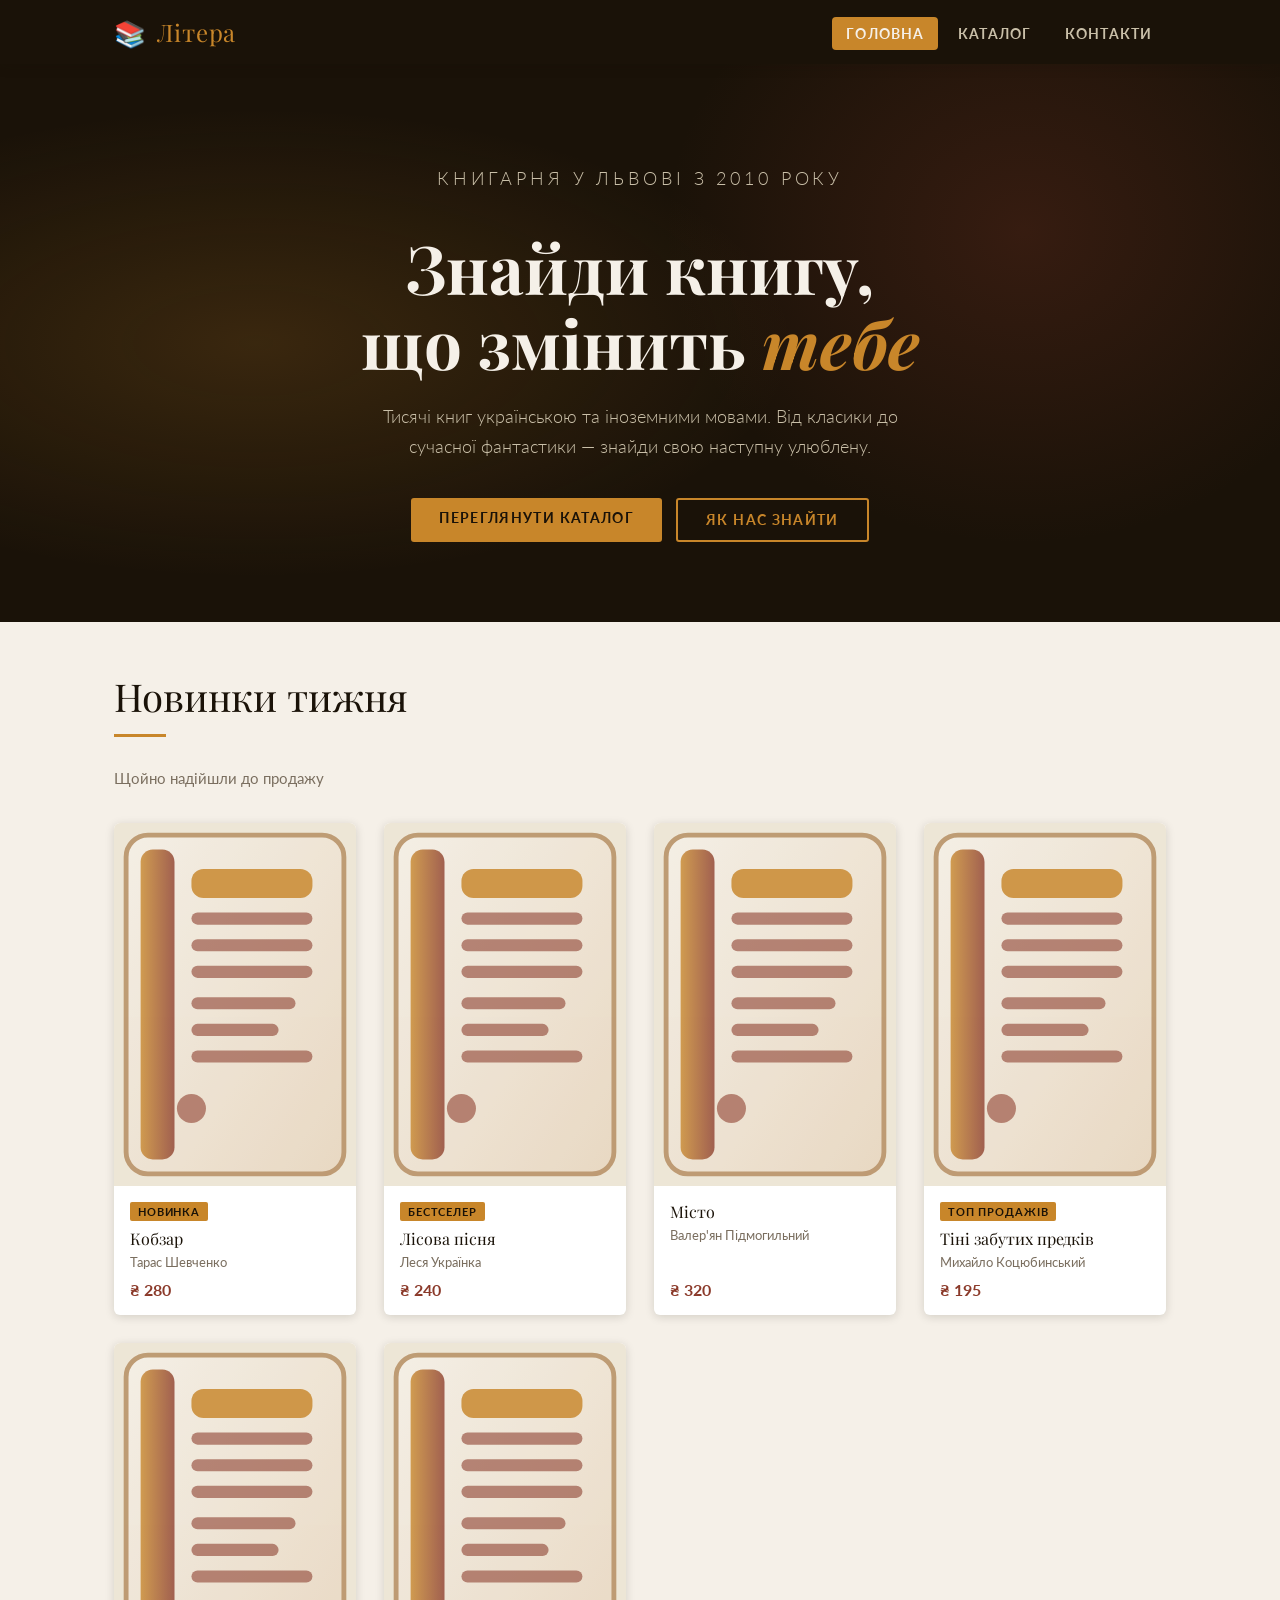
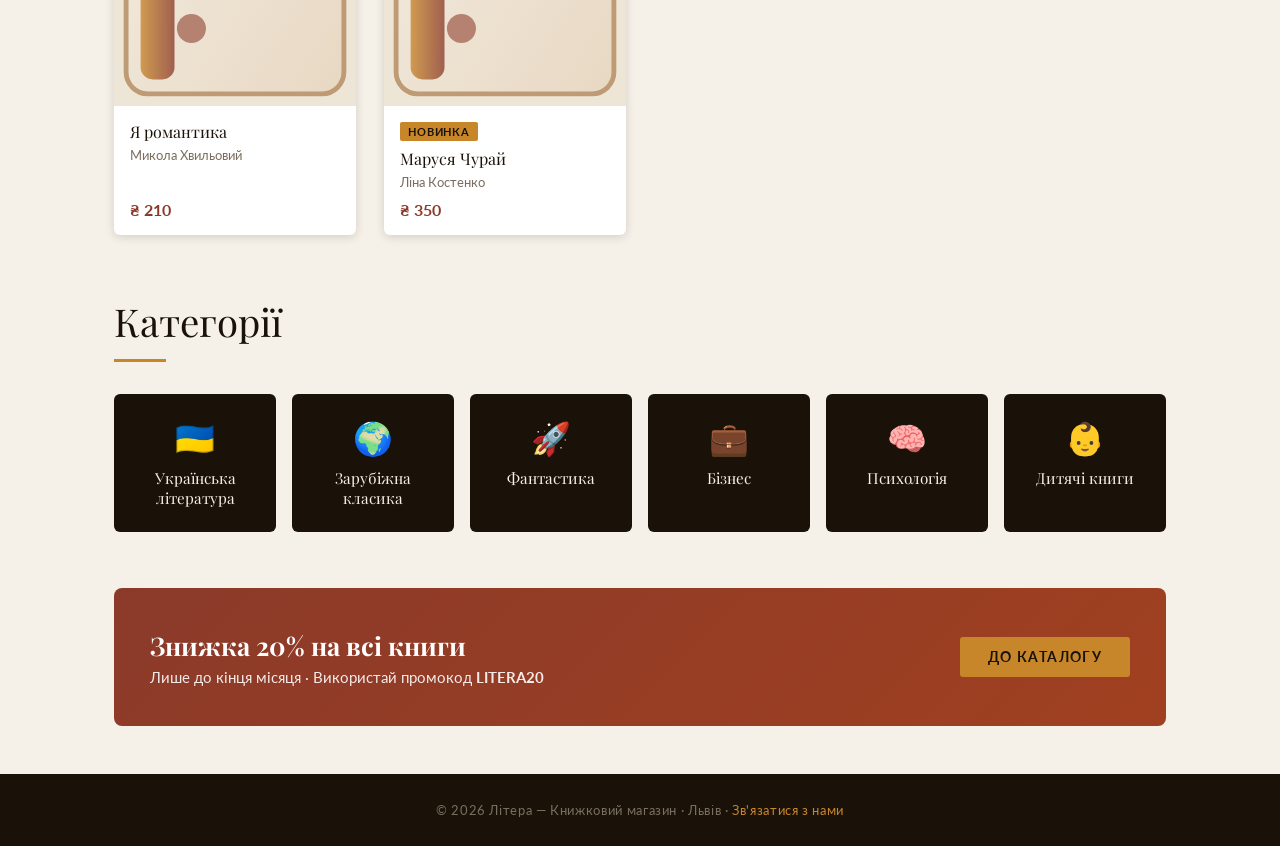
<file: index.html>
<!DOCTYPE html>
<html lang="uk">

<head>
  <meta charset="UTF-8" />
  <meta name="viewport" content="width=device-width, initial-scale=1.0" />
  <title>Літера — Книжковий магазин</title>
  <link rel="stylesheet" href="css/style.css" />
  <link rel="stylesheet" href="css/index.css" />
</head>

<body>

  <nav class="site-nav">
    <div class="nav-inner">
      <a href="index.html" class="nav-logo">
        <span>📚</span> Літера
      </a>
      <ul class="nav-links">
        <li><a href="index.html" class="active">Головна</a></li>
        <li><a href="catalog.html">Каталог</a></li>
        <li><a href="contact.html">Контакти</a></li>
      </ul>
    </div>
  </nav>

  <section class="hero">
    <p class="hero-eyebrow">Книгарня у Львові з 2010 року</p>
    <h1>Знайди книгу,<br>що змінить <em>тебе</em></h1>
    <p>Тисячі книг українською та іноземними мовами. Від класики до сучасної фантастики — знайди свою наступну улюблену.
    </p>
    <div class="hero-cta">
      <a href="catalog.html" class="btn btn-primary">Переглянути каталог</a>
      <a href="contact.html" class="btn btn-outline">Як нас знайти</a>
    </div>
  </section>

  <main class="page-content">

    <section>
      <p class="section-heading">Новинки тижня</p>
      <div class="divider"></div>
      <p class="section-sub">Щойно надійшли до продажу</p>

      <div class="books-grid">

        <div class="book-card">
          <div class="book-cover"><img src="images/book-cover.svg" alt="Book cover for Кобзар"></div>
          <div class="book-info">
            <span class="book-badge">Новинка</span>
            <p class="book-title">Кобзар</p>
            <p class="book-author">Тарас Шевченко</p>
            <p class="book-price">₴ 280</p>
          </div>
        </div>

        <div class="book-card">
          <div class="book-cover"><img src="images/book-cover.svg" alt="Book cover for Лісова пісня"></div>
          <div class="book-info">
            <span class="book-badge">Бестселер</span>
            <p class="book-title">Лісова пісня</p>
            <p class="book-author">Леся Українка</p>
            <p class="book-price">₴ 240</p>
          </div>
        </div>

        <div class="book-card">
          <div class="book-cover"><img src="images/book-cover.svg" alt="Book cover for Місто"></div>
          <div class="book-info">
            <p class="book-title">Місто</p>
            <p class="book-author">Валер'ян Підмогильний</p>
            <p class="book-price">₴ 320</p>
          </div>
        </div>

        <div class="book-card">
          <div class="book-cover"><img src="images/book-cover.svg" alt="Book cover for Тіні забутих предків"></div>
          <div class="book-info">
            <span class="book-badge">Топ продажів</span>
            <p class="book-title">Тіні забутих предків</p>
            <p class="book-author">Михайло Коцюбинський</p>
            <p class="book-price">₴ 195</p>
          </div>
        </div>

        <div class="book-card">
          <div class="book-cover"><img src="images/book-cover.svg" alt="Book cover for Я романтика"></div>
          <div class="book-info">
            <p class="book-title">Я романтика</p>
            <p class="book-author">Микола Хвильовий</p>
            <p class="book-price">₴ 210</p>
          </div>
        </div>

        <div class="book-card">
          <div class="book-cover"><img src="images/book-cover.svg" alt="Book cover for Маруся Чурай"></div>
          <div class="book-info">
            <span class="book-badge">Новинка</span>
            <p class="book-title">Маруся Чурай</p>
            <p class="book-author">Ліна Костенко</p>
            <p class="book-price">₴ 350</p>
          </div>
        </div>

      </div>
    </section>

    <section style="margin-top: 60px;">
      <p class="section-heading">Категорії</p>
      <div class="divider"></div>

      <div class="categories-grid">
        <a href="catalog.html" class="cat-card">
          <div class="cat-icon">🇺🇦</div>
          <div class="cat-name">Українська література</div>
        </a>
        <a href="catalog.html" class="cat-card">
          <div class="cat-icon">🌍</div>
          <div class="cat-name">Зарубіжна класика</div>
        </a>
        <a href="catalog.html" class="cat-card">
          <div class="cat-icon">🚀</div>
          <div class="cat-name">Фантастика</div>
        </a>
        <a href="catalog.html" class="cat-card">
          <div class="cat-icon">💼</div>
          <div class="cat-name">Бізнес</div>
        </a>
        <a href="catalog.html" class="cat-card">
          <div class="cat-icon">🧠</div>
          <div class="cat-name">Психологія</div>
        </a>
        <a href="catalog.html" class="cat-card">
          <div class="cat-icon">👶</div>
          <div class="cat-name">Дитячі книги</div>
        </a>
      </div>
    </section>

    <div class="promo-banner">
      <div>
        <h3>Знижка 20% на всі книги</h3>
        <p>Лише до кінця місяця · Використай промокод <strong>LITERA20</strong></p>
      </div>
      <a href="catalog.html" class="btn btn-primary">До каталогу</a>
    </div>

  </main>

  <footer class="site-footer">
    <p>© 2026 Літера — Книжковий магазин · Львів · <a href="contact.html">Зв'язатися з нами</a></p>
  </footer>
  <script src="./js/script.js"></script>
</body>

</html>
</file>
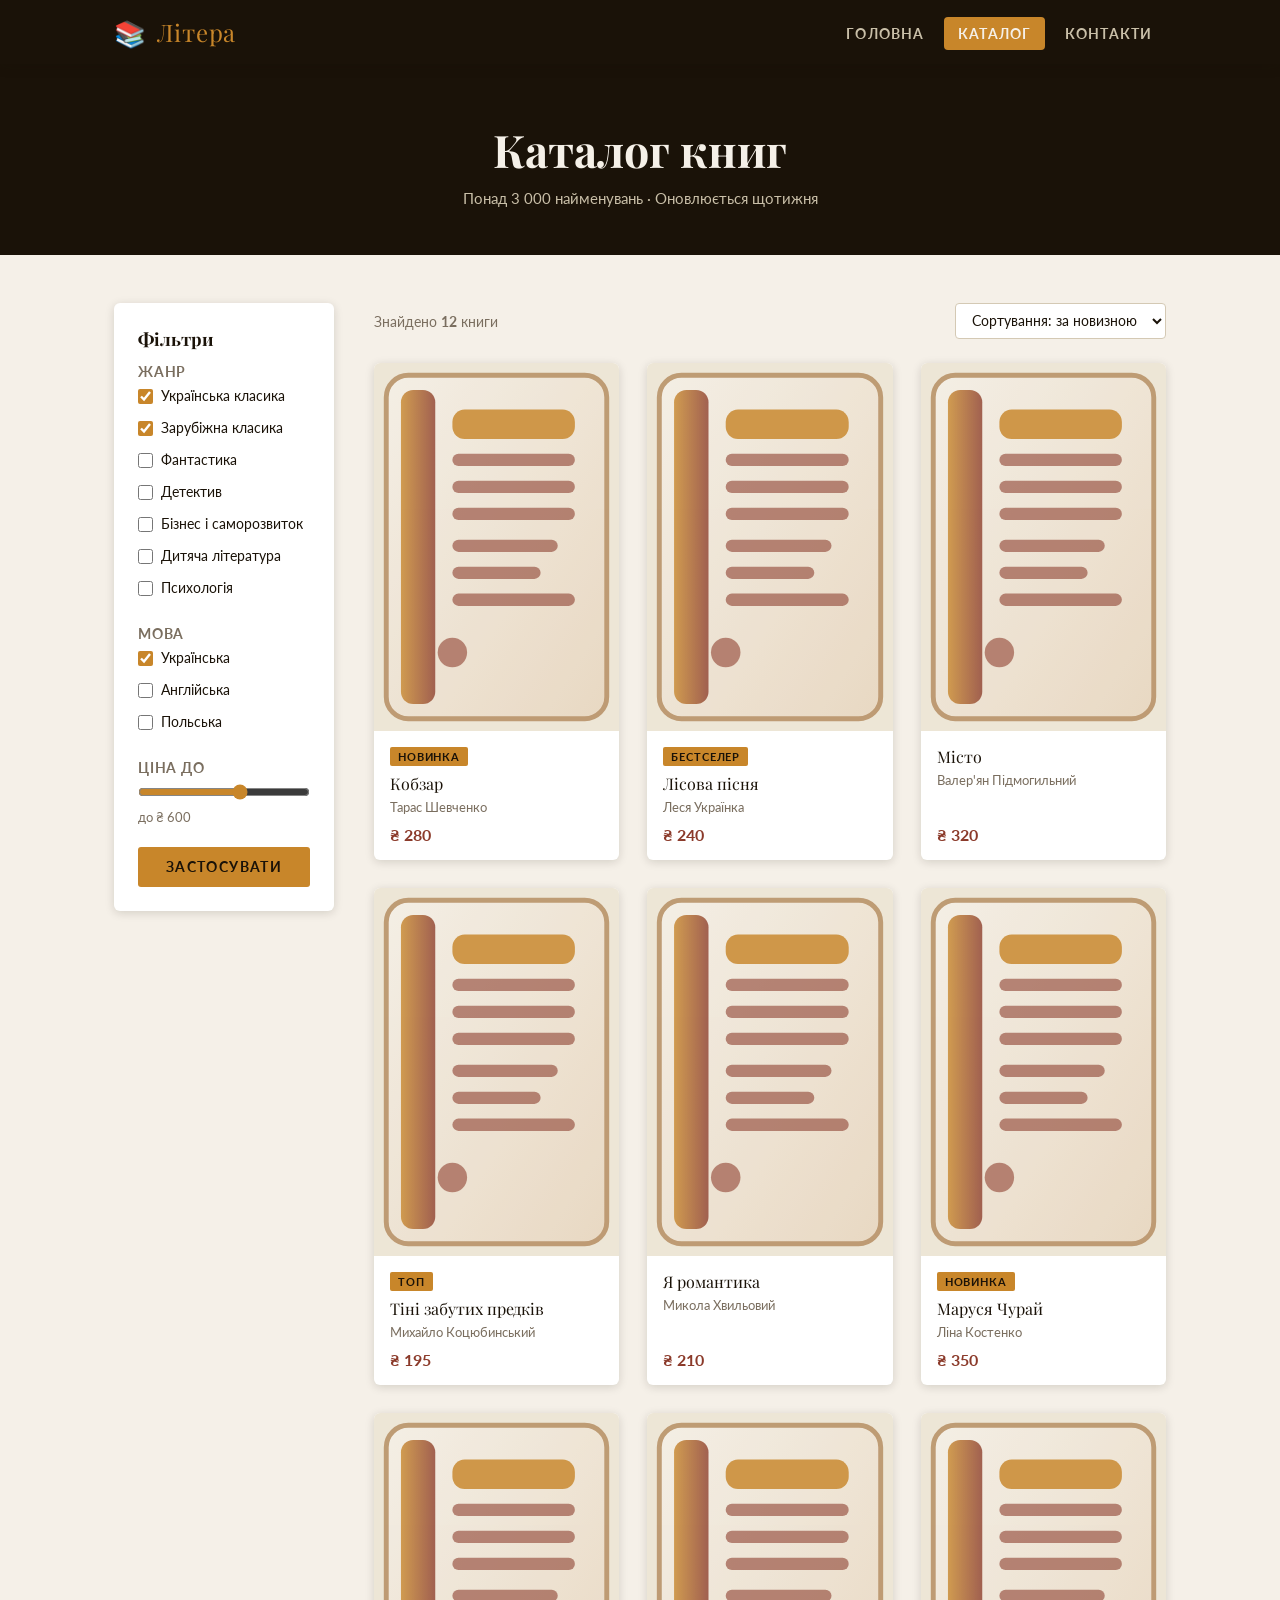
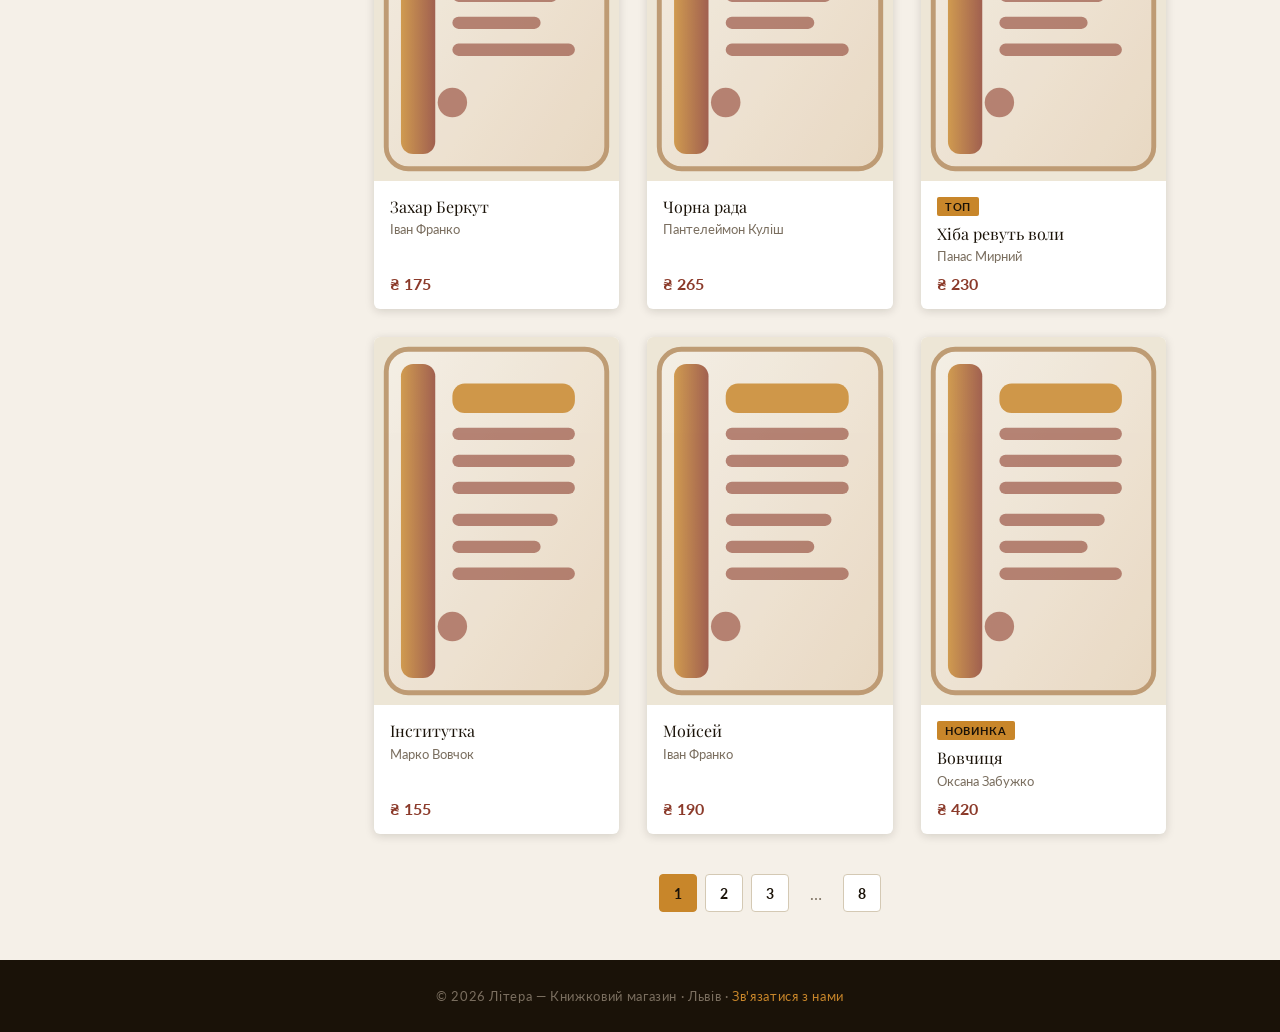
<file: catalog.html>
<!DOCTYPE html>
<html lang="uk">

<head>
  <meta charset="UTF-8" />
  <meta name="viewport" content="width=device-width, initial-scale=1.0" />
  <title>Каталог — Літера</title>
  <link rel="stylesheet" href="css/style.css" />
  <link rel="stylesheet" href="css/catalog.css" />
</head>

<body>

  <nav class="site-nav">
    <div class="nav-inner">
      <a href="index.html" class="nav-logo">
        <span>📚</span> Літера
      </a>
      <ul class="nav-links">
        <li><a href="index.html">Головна</a></li>
        <li><a href="catalog.html" class="active">Каталог</a></li>
        <li><a href="contact.html">Контакти</a></li>
      </ul>
    </div>
  </nav>

  <div class="page-banner">
    <h1>Каталог книг</h1>
    <p>Понад 3 000 найменувань · Оновлюється щотижня</p>
  </div>

  <main class="page-content">
    <div class="catalog-layout">

      <aside class="sidebar">
        <h3>Фільтри</h3>

        <div class="filter-group">
          <label>Жанр</label>
          <div class="checkboxes">
            <label><input type="checkbox" checked /> Українська класика</label>
            <label><input type="checkbox" checked /> Зарубіжна класика</label>
            <label><input type="checkbox" /> Фантастика</label>
            <label><input type="checkbox" /> Детектив</label>
            <label><input type="checkbox" /> Бізнес і саморозвиток</label>
            <label><input type="checkbox" /> Дитяча література</label>
            <label><input type="checkbox" /> Психологія</label>
          </div>
        </div>

        <div class="filter-group">
          <label>Мова</label>
          <div class="checkboxes">
            <label><input type="checkbox" checked /> Українська</label>
            <label><input type="checkbox" /> Англійська</label>
            <label><input type="checkbox" /> Польська</label>
          </div>
        </div>

        <div class="filter-group">
          <label>Ціна до</label>
          <input type="range" min="0" max="1000" value="600" />
          <p style="font-size:.82rem; color:#7a6e5f; margin-top:6px;">до ₴ 600</p>
        </div>

        <button class="btn btn-primary" style="width:100%;">Застосувати</button>
      </aside>

      <section>
        <div class="catalog-header">
          <p class="catalog-count">Знайдено <strong>24</strong> книги</p>
          <select class="sort-select">
            <option>Сортування: за новизною</option>
            <option>Ціна: від меншої</option>
            <option>Ціна: від більшої</option>
            <option>Назва: А–Я</option>
          </select>
        </div>

        <div class="books-grid">

          <div class="book-card" data-price="280">
            <div class="book-cover"><img src="images/book-cover.svg" alt="Book cover for Кобзар"></div>
            <div class="book-info">
              <span class="book-badge">Новинка</span>
              <p class="book-title">Кобзар</p>
              <p class="book-author">Тарас Шевченко</p>
              <p class="book-price">₴ 280</p>
            </div>
          </div>

          <div class="book-card" data-price="240">
            <div class="book-cover"><img src="images/book-cover.svg" alt="Book cover for Лісова пісня"></div>
            <div class="book-info">
              <span class="book-badge">Бестселер</span>
              <p class="book-title">Лісова пісня</p>
              <p class="book-author">Леся Українка</p>
              <p class="book-price">₴ 240</p>
            </div>
          </div>

          <div class="book-card" data-price="320">
            <div class="book-cover"><img src="images/book-cover.svg" alt="Book cover for Місто"></div>
            <div class="book-info">
              <p class="book-title">Місто</p>
              <p class="book-author">Валер'ян Підмогильний</p>
              <p class="book-price">₴ 320</p>
            </div>
          </div>

          <div class="book-card" data-price="195">
            <div class="book-cover"><img src="images/book-cover.svg" alt="Book cover for Тіні забутих предків"></div>
            <div class="book-info">
              <span class="book-badge">Топ</span>
              <p class="book-title">Тіні забутих предків</p>
              <p class="book-author">Михайло Коцюбинський</p>
              <p class="book-price">₴ 195</p>
            </div>
          </div>

          <div class="book-card" data-price="210">
            <div class="book-cover"><img src="images/book-cover.svg" alt="Book cover for Я романтика"></div>
            <div class="book-info">
              <p class="book-title">Я романтика</p>
              <p class="book-author">Микола Хвильовий</p>
              <p class="book-price">₴ 210</p>
            </div>
          </div>

          <div class="book-card" data-price="350">
            <div class="book-cover"><img src="images/book-cover.svg" alt="Book cover for Маруся Чурай"></div>
            <div class="book-info">
              <span class="book-badge">Новинка</span>
              <p class="book-title">Маруся Чурай</p>
              <p class="book-author">Ліна Костенко</p>
              <p class="book-price">₴ 350</p>
            </div>
          </div>

          <div class="book-card" data-price="175">
            <div class="book-cover"><img src="images/book-cover.svg" alt="Book cover for Захар Беркут"></div>
            <div class="book-info">
              <p class="book-title">Захар Беркут</p>
              <p class="book-author">Іван Франко</p>
              <p class="book-price">₴ 175</p>
            </div>
          </div>

          <div class="book-card" data-price="265">
            <div class="book-cover"><img src="images/book-cover.svg" alt="Book cover for Чорна рада"></div>
            <div class="book-info">
              <p class="book-title">Чорна рада</p>
              <p class="book-author">Пантелеймон Куліш</p>
              <p class="book-price">₴ 265</p>
            </div>
          </div>

          <div class="book-card" data-price="230">
            <div class="book-cover"><img src="images/book-cover.svg" alt="Book cover for Хіба ревуть воли"></div>
            <div class="book-info">
              <span class="book-badge">Топ</span>
              <p class="book-title">Хіба ревуть воли</p>
              <p class="book-author">Панас Мирний</p>
              <p class="book-price">₴ 230</p>
            </div>
          </div>

          <div class="book-card" data-price="155">
            <div class="book-cover"><img src="images/book-cover.svg" alt="Book cover for Інститутка"></div>
            <div class="book-info">
              <p class="book-title">Інститутка</p>
              <p class="book-author">Марко Вовчок</p>
              <p class="book-price">₴ 155</p>
            </div>
          </div>

          <div class="book-card" data-price="190">
            <div class="book-cover"><img src="images/book-cover.svg" alt="Book cover for Мойсей"></div>
            <div class="book-info">
              <p class="book-title">Мойсей</p>
              <p class="book-author">Іван Франко</p>
              <p class="book-price">₴ 190</p>
            </div>
          </div>

          <div class="book-card" data-price="420">
            <div class="book-cover"><img src="images/book-cover.svg" alt="Book cover for Вовчиця"></div>
            <div class="book-info">
              <span class="book-badge">Новинка</span>
              <p class="book-title">Вовчиця</p>
              <p class="book-author">Оксана Забужко</p>
              <p class="book-price">₴ 420</p>
            </div>
          </div>

        </div>

        <div class="pagination">
          <a href="#" class="page-btn active">1</a>
          <a href="#" class="page-btn">2</a>
          <a href="#" class="page-btn">3</a>
          <span class="page-ellipsis">…</span>
          <a href="#" class="page-btn">8</a>
        </div>
      </section>

    </div>
  </main>

  <footer class="site-footer">
    <p>© 2026 Літера — Книжковий магазин · Львів · <a href="contact.html">Зв'язатися з нами</a></p>
  </footer>
  <script src="./js/script.js"></script>

</body>

</html>
</file>
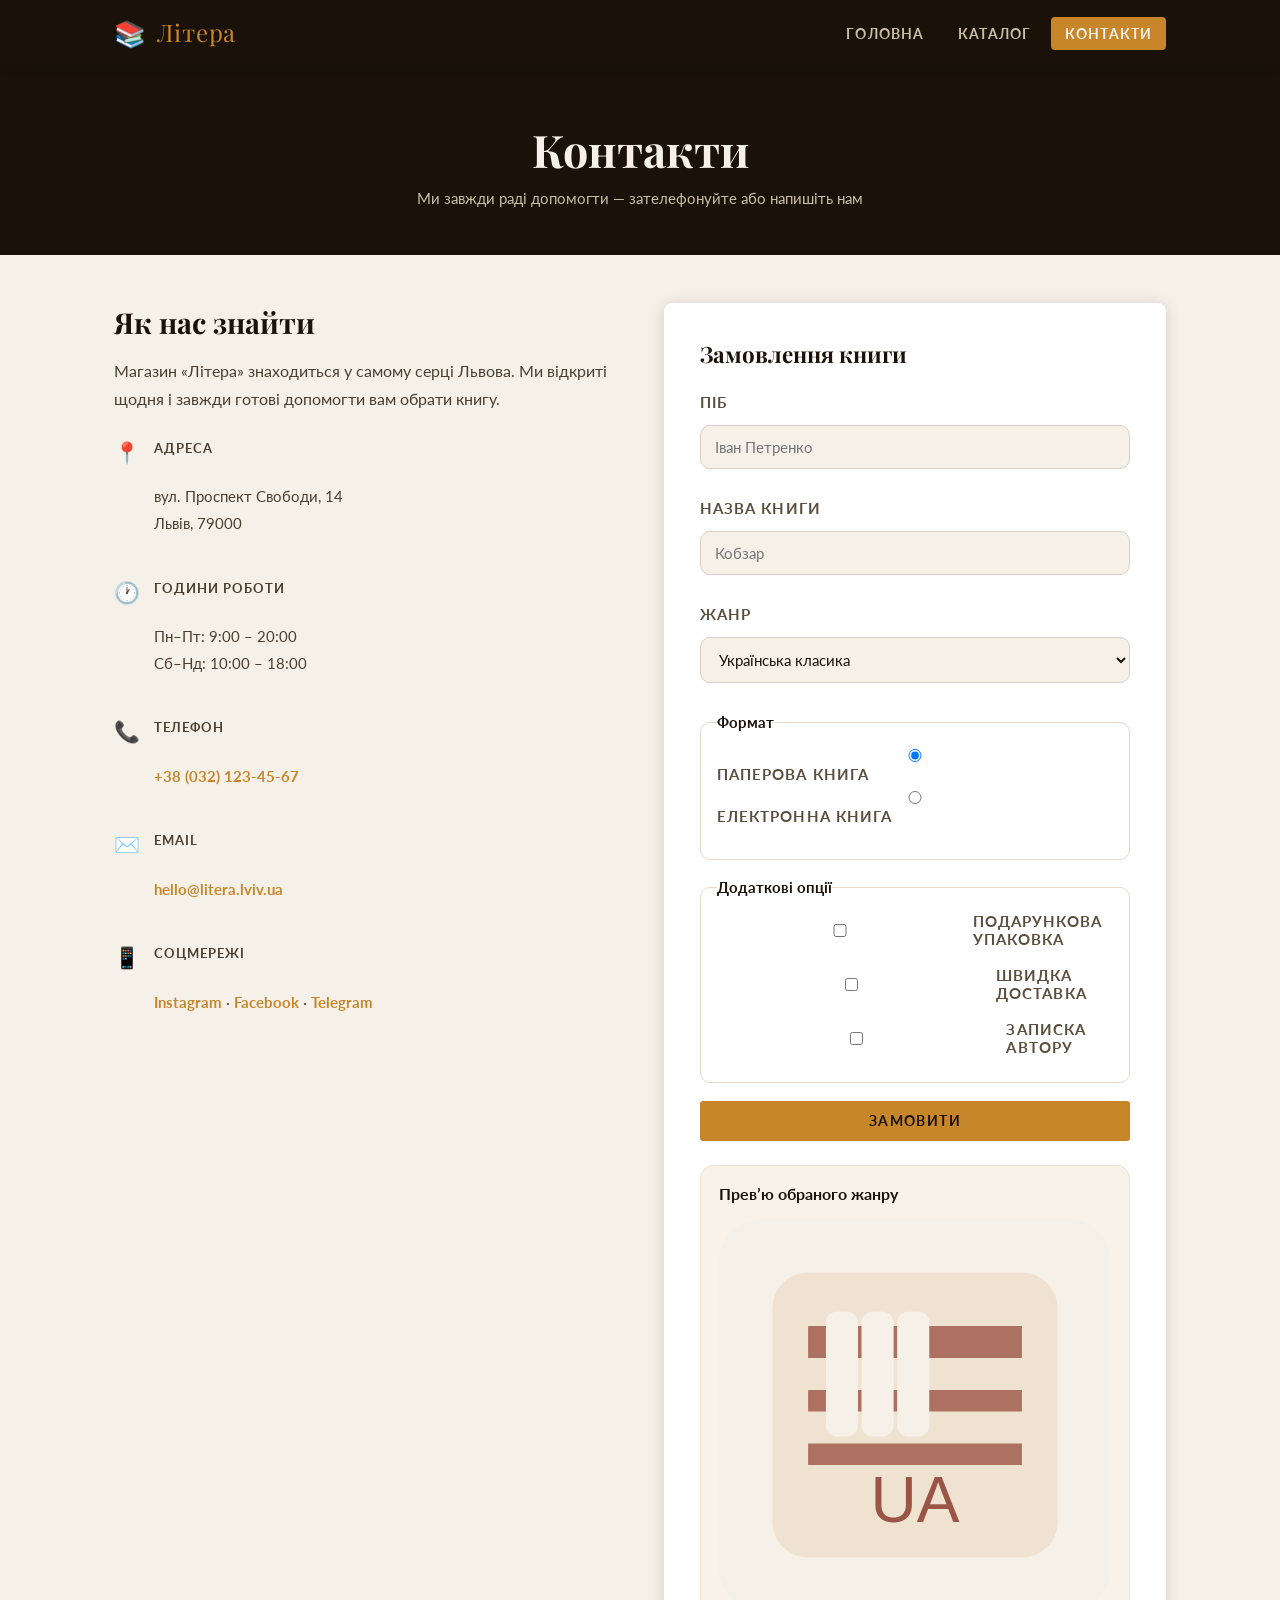
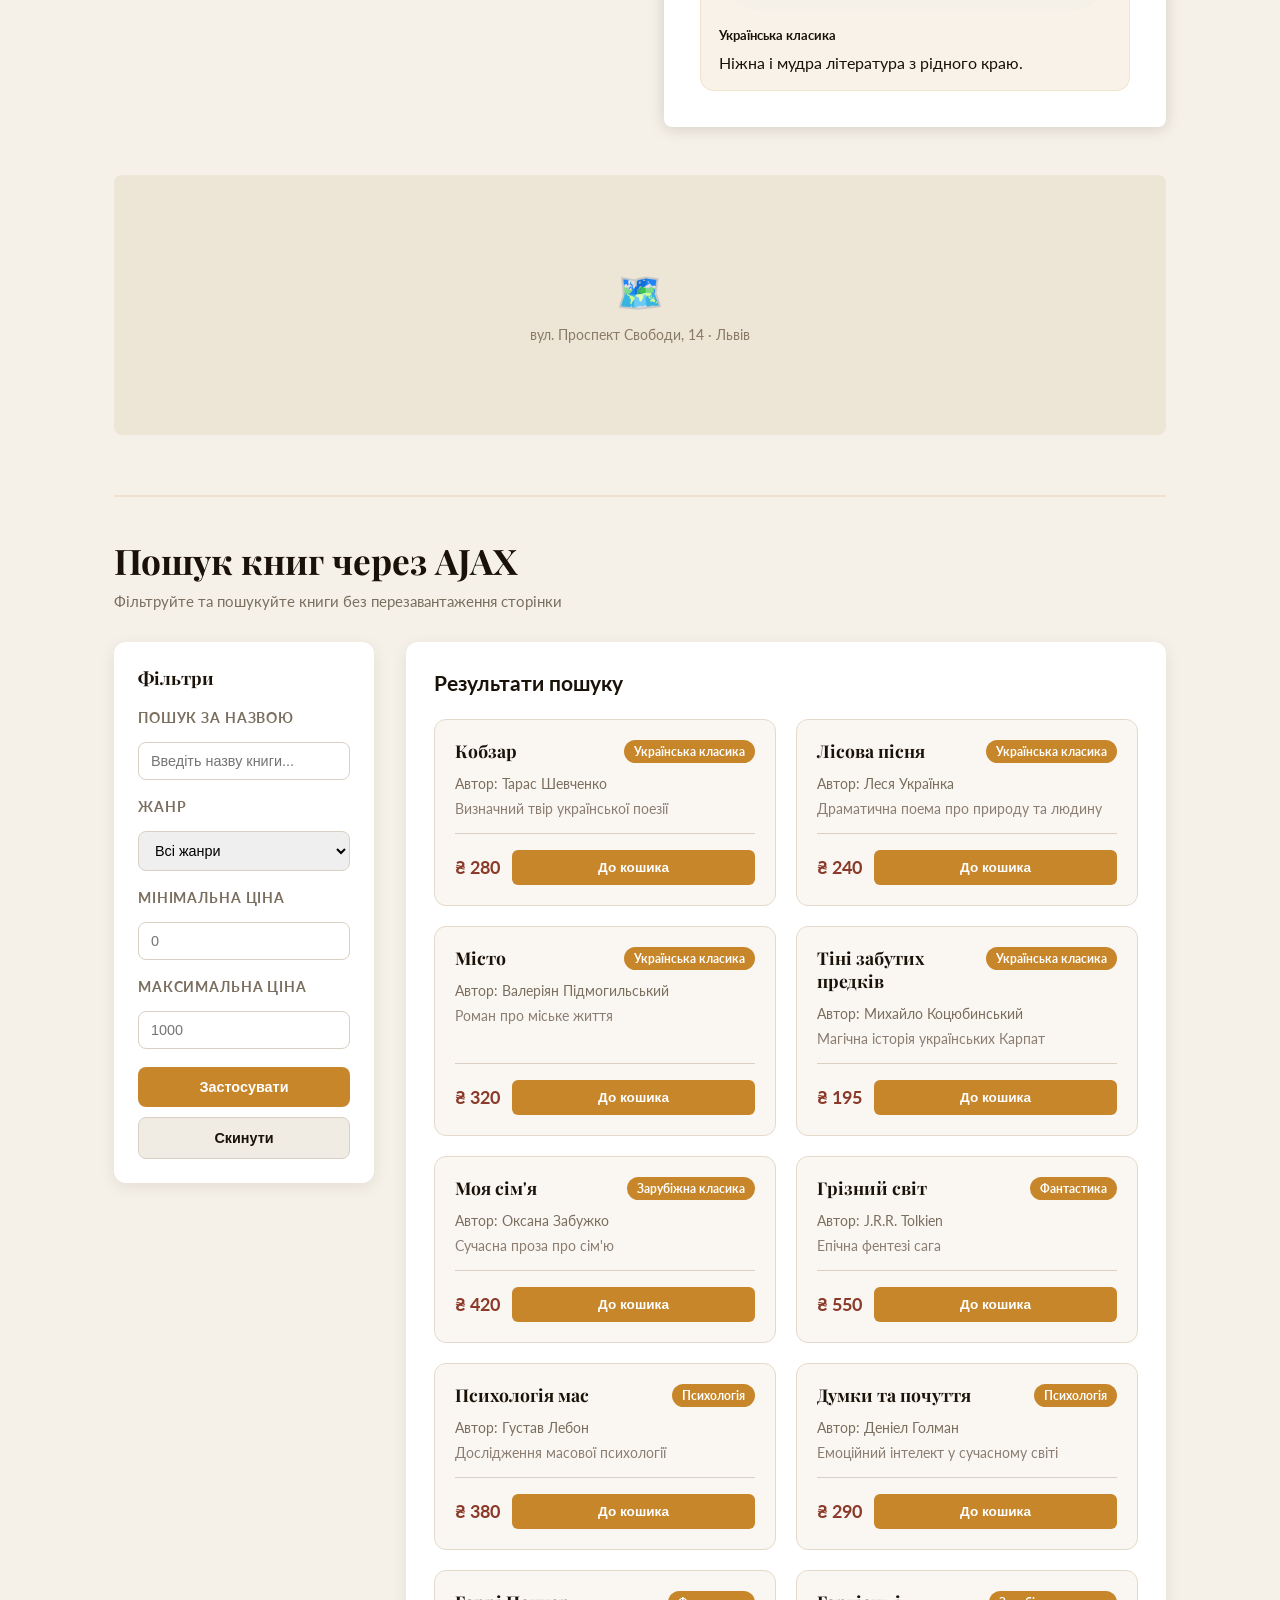
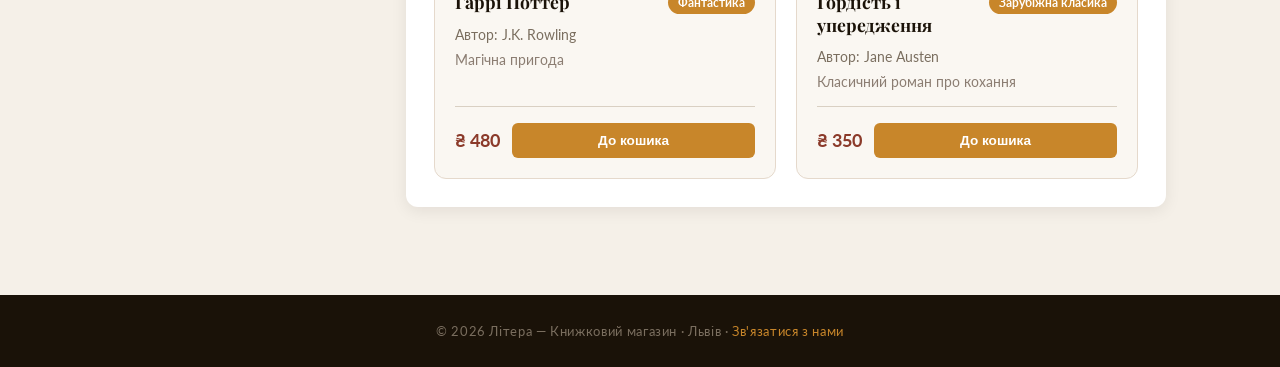
<file: contact.html>
<!DOCTYPE html>
<html lang="uk">

<head>
  <meta charset="UTF-8" />
  <meta name="viewport" content="width=device-width, initial-scale=1.0" />
  <title>Контакти — Літера</title>
  <link rel="stylesheet" href="css/style.css" />
  <link rel="stylesheet" href="css/contact.css" />
</head>

<body>

  <!-- NAVIGATION -->
  <nav class="site-nav">
    <div class="nav-inner">
      <a href="index.html" class="nav-logo">
        <span>📚</span> Літера
      </a>
      <ul class="nav-links">
        <li><a href="index.html">Головна</a></li>
        <li><a href="catalog.html">Каталог</a></li>
        <li><a href="contact.html" class="active">Контакти</a></li>
      </ul>
    </div>
  </nav>

  <!-- BANNER -->
  <div class="page-banner">
    <h1>Контакти</h1>
    <p>Ми завжди раді допомогти — зателефонуйте або напишіть нам</p>
  </div>

  <!-- MAIN -->
  <main class="page-content">

    <div class="contact-grid">

      <!-- INFO -->
      <div class="contact-info">
        <h2>Як нас знайти</h2>
        <p>Магазин «Літера» знаходиться у самому серці Львова. Ми відкриті щодня і завжди готові допомогти вам обрати
          книгу.</p>

        <ul class="info-list">
          <li class="info-item">
            <span class="info-icon">📍</span>
            <div>
              <p class="info-label">Адреса</p>
              <p class="info-val">вул. Проспект Свободи, 14<br>Львів, 79000</p>
            </div>
          </li>
          <li class="info-item">
            <span class="info-icon">🕐</span>
            <div>
              <p class="info-label">Години роботи</p>
              <p class="info-val">Пн–Пт: 9:00 – 20:00<br>Сб–Нд: 10:00 – 18:00</p>
            </div>
          </li>
          <li class="info-item">
            <span class="info-icon">📞</span>
            <div>
              <p class="info-label">Телефон</p>
              <p class="info-val"><a href="tel:+380321234567">+38 (032) 123‑45‑67</a></p>
            </div>
          </li>
          <li class="info-item">
            <span class="info-icon">✉️</span>
            <div>
              <p class="info-label">Email</p>
              <p class="info-val"><a href="mailto:hello@litera.lviv.ua">hello@litera.lviv.ua</a></p>
            </div>
          </li>
          <li class="info-item">
            <span class="info-icon">📱</span>
            <div>
              <p class="info-label">Соцмережі</p>
              <p class="info-val">
                <a href="#" class="social-link">Instagram</a> ·
                <a href="#" class="social-link">Facebook</a> ·
                <a href="#" class="social-link">Telegram</a>
              </p>
            </div>
          </li>
        </ul>
      </div>

      <!-- FORM -->
      <div class="contact-form">
        <h3>Замовлення книги</h3>

        <form id="order-form" novalidate>
          <div class="form-group">
            <label for="fullName">ПІБ</label>
            <input type="text" id="fullName" name="fullName" placeholder="Іван Петренко" autocomplete="name" />
            <span class="error-message" id="error-fullName"></span>
          </div>

          <div class="form-group">
            <label for="bookTitle">Назва книги</label>
            <input type="text" id="bookTitle" name="bookTitle" placeholder="Кобзар" />
            <span class="error-message" id="error-bookTitle"></span>
          </div>

          <div class="form-group">
            <label for="genre">Жанр</label>
            <select id="genre" name="genre">
              <option value="ukrainian">Українська класика</option>
              <option value="foreign">Зарубіжна класика</option>
              <option value="fantasy">Фантастика</option>
              <option value="psychology">Психологія</option>
            </select>
            <span class="error-message" id="error-genre"></span>
          </div>

          <fieldset class="form-group radio-group">
            <legend>Формат</legend>
            <div id="format-options"></div>
            <span class="error-message" id="error-format"></span>
          </fieldset>

          <fieldset class="form-group checkbox-group">
            <legend>Додаткові опції</legend>
            <label><input type="checkbox" name="extras" value="Подарункова упаковка" /> Подарункова упаковка</label>
            <label><input type="checkbox" name="extras" value="Швидка доставка" /> Швидка доставка</label>
            <label><input type="checkbox" name="extras" value="Записка автору" /> Записка автору</label>
          </fieldset>

          <button type="submit" class="btn btn-primary" style="width:100%;">Замовити</button>
        </form>

        <div class="preview-panel">
          <h4>Прев’ю обраного жанру</h4>
          <img id="genre-preview" src="images/genre-ukr.svg" alt="Жанр прев’ю" />
          <div class="preview-text">
            <h5 id="preview-title">Українська класика</h5>
            <p id="preview-description">Ніжна і мудра література з рідного краю.</p>
          </div>
        </div>

        <div id="result-summary" class="result-summary hidden"></div>
      </div>

    </div>

    <!-- MAP PLACEHOLDER -->
    <div class="map-placeholder">
      <span>🗺️</span>
      <p>вул. Проспект Свободи, 14 · Львів</p>
    </div>

    <!-- AJAX BOOKS FILTER -->
    <div class="ajax-section">
      <h2>Пошук книг через AJAX</h2>
      <p class="section-sub">Фільтруйте та пошукуйте книги без перезавантаження сторінки</p>

      <div class="ajax-container">
        <div class="ajax-filters">
          <h3>Фільтри</h3>

          <div class="filter-group">
            <label for="search-input">Пошук за назвою</label>
            <input 
              type="text" 
              id="search-input" 
              placeholder="Введіть назву книги..." 
              autocomplete="off"
            />
          </div>

          <div class="filter-group">
            <label for="ajax-genre-filter">Жанр</label>
            <select id="ajax-genre-filter">
              <option value="">Всі жанри</option>
              <option value="ukrainian">Українська класика</option>
              <option value="foreign">Зарубіжна класика</option>
              <option value="fantasy">Фантастика</option>
              <option value="psychology">Психологія</option>
            </select>
          </div>

          <div class="filter-group">
            <label for="min-price">Мінімальна ціна</label>
            <input type="number" id="min-price" placeholder="0" min="0" />
          </div>

          <div class="filter-group">
            <label for="max-price">Максимальна ціна</label>
            <input type="number" id="max-price" placeholder="1000" min="0" />
          </div>

          <button id="apply-filters" class="btn-filter">Застосувати</button>
          <button id="reset-filters" class="btn-reset">Скинути</button>
        </div>

        <div class="ajax-results">
          <div class="results-header">
            <h3>Результати пошуку</h3>
            <div class="loading-spinner" id="loading-spinner"></div>
          </div>

          <div id="error-message" class="error-message hidden"></div>
          <div id="empty-message" class="empty-message hidden"></div>

          <div id="results-grid" class="results-grid"></div>
        </div>
      </div>
    </div>

  </main>

  <!-- FOOTER -->
  <footer class="site-footer">
    <p>© 2026 Літера — Книжковий магазин · Львів · <a href="contact.html">Зв'язатися з нами</a></p>
  </footer>
  <script src="./js/script.js"></script>

</body>

</html>
</file>
<file: css/style.css>
@import url('https://fonts.googleapis.com/css2?family=Playfair+Display:ital,wght@0,400;0,700;1,400&family=Lato:wght@300;400;700&display=swap');

/* ── Variables ── */
:root {
  --ink: #1a1208;
  --cream: #f5f0e8;
  --parchment: #ede6d6;
  --amber: #c8862a;
  --amber-lt: #e8a83a;
  --rust: #8b3a2a;
  --shadow: rgba(26, 18, 8, .15);
  --ff-display: 'Playfair Display', Georgia, serif;
  --ff-body: 'Lato', sans-serif;
}

/* ── Reset ── */
*,
*::before,
*::after {
  box-sizing: border-box;
  margin: 0;
  padding: 0;
}

html {
  scroll-behavior: smooth;
}

body {
  font-family: var(--ff-body);
  background: var(--cream);
  color: var(--ink);
  min-height: 100vh;
  display: flex;
  flex-direction: column;
}

img {
  display: block;
  max-width: 100%;
}

a {
  color: inherit;
  text-decoration: none;
}

ul {
  list-style: none;
}

/* ── NAV ── */
.site-nav {
  background: var(--ink);
  position: sticky;
  top: 0;
  z-index: 100;
  box-shadow: 0 2px 12px var(--shadow);
}

.nav-inner {
  max-width: 1100px;
  margin: 0 auto;
  padding: 0 24px;
  height: 64px;
  display: flex;
  align-items: center;
  justify-content: space-between;
}

.nav-logo {
  font-family: var(--ff-display);
  font-size: 1.5rem;
  color: var(--amber);
  letter-spacing: .03em;
  display: flex;
  align-items: center;
  gap: 10px;
}

.nav-logo span {
  font-size: 1.6rem;
}

.nav-links {
  display: flex;
  gap: 6px;
}

.nav-links a {
  font-family: var(--ff-body);
  font-size: .875rem;
  font-weight: 700;
  letter-spacing: .08em;
  text-transform: uppercase;
  color: #c9bfa8;
  padding: 8px 14px;
  border-radius: 4px;
  transition: color .2s, background .2s;
}

.nav-links a:hover,
.nav-links a.active {
  color: var(--cream);
  background: var(--amber);
}

/* ── FOOTER ── */
.site-footer {
  background: var(--ink);
  color: #7a6e5f;
  text-align: center;
  padding: 28px 24px;
  font-size: .8rem;
  letter-spacing: .05em;
  margin-top: auto;
}

.site-footer a {
  color: var(--amber);
}

/* ── BUTTONS ── */
.btn {
  display: inline-block;
  font-family: var(--ff-body);
  font-size: .85rem;
  font-weight: 700;
  letter-spacing: .1em;
  text-transform: uppercase;
  padding: 12px 28px;
  border-radius: 3px;
  cursor: pointer;
  transition: transform .15s, box-shadow .15s;
  border: none;
}

.btn:hover {
  transform: translateY(-2px);
  box-shadow: 0 6px 18px var(--shadow);
}

.btn-primary {
  background: var(--amber);
  color: var(--ink);
}

.btn-outline {
  background: transparent;
  color: var(--amber);
  border: 2px solid var(--amber);
}

/* ── PAGE WRAPPER ── */
.page-content {
  flex: 1;
  max-width: 1100px;
  width: 100%;
  margin: 0 auto;
  padding: 48px 24px;
}

/* ── HERO (index) ── */
.hero {
  background: var(--ink);
  color: var(--cream);
  padding: 100px 24px 80px;
  text-align: center;
  position: relative;
  overflow: hidden;
}

.hero::before {
  content: '';
  position: absolute;
  inset: 0;
  background:
    radial-gradient(ellipse 60% 60% at 20% 50%, rgba(200, 134, 42, .18) 0%, transparent 70%),
    radial-gradient(ellipse 40% 80% at 80% 30%, rgba(139, 58, 42, .25) 0%, transparent 70%);
  pointer-events: none;
}

.hero-eyebrow {
  font-size: .75rem;
  font-weight: 700;
  letter-spacing: .22em;
  text-transform: uppercase;
  color: var(--amber);
  margin-bottom: 18px;
}

.hero h1 {
  font-family: var(--ff-display);
  font-size: clamp(2.4rem, 6vw, 4.2rem);
  line-height: 1.12;
  margin-bottom: 22px;
}

.hero h1 em {
  font-style: italic;
  color: var(--amber);
}

.hero p {
  max-width: 540px;
  margin: 0 auto 36px;
  font-size: 1.1rem;
  font-weight: 300;
  color: #c9bfa8;
  line-height: 1.7;
}

.hero-cta {
  display: flex;
  gap: 14px;
  justify-content: center;
  flex-wrap: wrap;
}

/* ── SECTION HEADING ── */
.section-heading {
  font-family: var(--ff-display);
  font-size: clamp(1.6rem, 3.5vw, 2.4rem);
  margin-bottom: 8px;
}

.section-sub {
  color: #7a6e5f;
  font-size: .95rem;
  margin-bottom: 36px;
}

.divider {
  width: 52px;
  height: 3px;
  background: var(--amber);
  margin: 12px 0 32px;
}

/* ── FEATURED BOOKS GRID ── */
.books-grid {
  display: grid;
  grid-template-columns: repeat(auto-fill, minmax(210px, 1fr));
  gap: 28px;
}

.book-card {
  background: #fff;
  border-radius: 6px;
  overflow: hidden;
  box-shadow: 0 2px 10px var(--shadow);
  transition: transform .2s, box-shadow .2s;
  display: flex;
  flex-direction: column;
}

.book-card:hover {
  transform: translateY(-6px);
  box-shadow: 0 10px 28px var(--shadow);
}

.book-cover {
  width: 100%;
  aspect-ratio: 2/3;
  background: var(--parchment);
  overflow: hidden;
  display: grid;
  place-items: center;
}

.book-cover img {
  width: 100%;
  height: 100%;
  object-fit: cover;
  opacity: .82;
  transition: opacity .25s ease, transform .25s ease;
  display: block;
}

.book-card:hover .book-cover img {
  opacity: 1;
  transform: scale(1.02);
}

.book-info {
  padding: 16px;
  flex: 1;
  display: flex;
  flex-direction: column;
}

.book-title {
  font-family: var(--ff-display);
  font-size: 1rem;
  margin-bottom: 4px;
  line-height: 1.3;
}

.book-author {
  font-size: .8rem;
  color: #7a6e5f;
  margin-bottom: 10px;
}

.book-price {
  font-weight: 700;
  color: var(--rust);
  font-size: 1rem;
  margin-top: auto;
}

.book-badge {
  display: inline-block;
  font-size: .68rem;
  font-weight: 700;
  letter-spacing: .08em;
  text-transform: uppercase;
  background: var(--amber);
  color: var(--ink);
  padding: 3px 8px;
  border-radius: 2px;
  margin-bottom: 8px;
  align-self: flex-start;
}

/* ── CATEGORIES ── */
.categories-grid {
  display: grid;
  grid-template-columns: repeat(auto-fill, minmax(160px, 1fr));
  gap: 16px;
  margin-top: 16px;
}

.cat-card {
  background: var(--ink);
  color: var(--cream);
  border-radius: 6px;
  padding: 24px 16px;
  text-align: center;
  cursor: pointer;
  transition: background .2s, transform .15s;
}

.cat-card:hover {
  background: var(--amber);
  color: var(--ink);
  transform: translateY(-3px);
}

.cat-icon {
  font-size: 2rem;
  margin-bottom: 10px;
}

.cat-name {
  font-family: var(--ff-display);
  font-size: .95rem;
}

/* ── CATALOG PAGE ── */
.catalog-layout {
  display: grid;
  grid-template-columns: 220px 1fr;
  gap: 40px;
  align-items: start;
}

@media (max-width: 720px) {
  .catalog-layout {
    grid-template-columns: 1fr;
  }
}

.sidebar {
  background: #fff;
  border-radius: 6px;
  padding: 24px;
  box-shadow: 0 2px 10px var(--shadow);
}

.sidebar h3 {
  font-family: var(--ff-display);
  font-size: 1.1rem;
  margin-bottom: 14px;
}

.filter-group {
  margin-bottom: 22px;
}

.filter-group label {
  font-size: .85rem;
  font-weight: 700;
  display: block;
  margin-bottom: 8px;
  letter-spacing: .06em;
  text-transform: uppercase;
  color: #7a6e5f;
}

.filter-group input[type=range] {
  width: 100%;
  accent-color: var(--amber);
}

.filter-group .checkboxes {
  display: flex;
  flex-direction: column;
  gap: 8px;
}

.filter-group .checkboxes label {
  text-transform: none;
  font-weight: 400;
  color: var(--ink);
  letter-spacing: 0;
  display: flex;
  align-items: center;
  gap: 8px;
  cursor: pointer;
}

.filter-group .checkboxes input[type=checkbox] {
  accent-color: var(--amber);
  width: 15px;
  height: 15px;
}

.catalog-header {
  display: flex;
  justify-content: space-between;
  align-items: center;
  margin-bottom: 24px;
  flex-wrap: wrap;
  gap: 12px;
}

.catalog-count {
  font-size: .9rem;
  color: #7a6e5f;
}

.sort-select {
  font-family: var(--ff-body);
  font-size: .85rem;
  padding: 8px 12px;
  border: 1.5px solid #d4c9b4;
  border-radius: 4px;
  background: #fff;
  color: var(--ink);
  cursor: pointer;
}

/* ── CONTACT PAGE ── */
.contact-grid {
  display: grid;
  grid-template-columns: 1fr 1fr;
  gap: 48px;
  align-items: start;
}

@media (max-width: 680px) {
  .contact-grid {
    grid-template-columns: 1fr;
  }
}

.contact-info h2 {
  font-family: var(--ff-display);
  font-size: 1.8rem;
  margin-bottom: 16px;
}

.contact-info p {
  line-height: 1.75;
  color: #4a3f30;
  margin-bottom: 24px;
}

.info-list {
  display: flex;
  flex-direction: column;
  gap: 16px;
}

.info-item {
  display: flex;
  gap: 14px;
  align-items: flex-start;
}

.info-icon {
  font-size: 1.3rem;
  margin-top: 2px;
}

.info-label {
  font-weight: 700;
  font-size: .8rem;
  letter-spacing: .08em;
  text-transform: uppercase;
  color: #7a6e5f;
}

.info-val {
  font-size: .95rem;
  margin-top: 2px;
}

.contact-form {
  background: #fff;
  border-radius: 8px;
  padding: 36px;
  box-shadow: 0 2px 16px var(--shadow);
}

.contact-form h3 {
  font-family: var(--ff-display);
  font-size: 1.4rem;
  margin-bottom: 24px;
}

.form-group {
  margin-bottom: 18px;
}

.form-group label {
  display: block;
  font-size: .8rem;
  font-weight: 700;
  letter-spacing: .07em;
  text-transform: uppercase;
  margin-bottom: 6px;
  color: #5a4e3f;
}

.form-group input,
.form-group textarea,
.form-group select {
  width: 100%;
  font-family: var(--ff-body);
  font-size: .95rem;
  padding: 11px 14px;
  border: 1.5px solid #d4c9b4;
  border-radius: 4px;
  background: var(--cream);
  color: var(--ink);
  transition: border-color .2s;
  outline: none;
}

.form-group input:focus,
.form-group textarea:focus,
.form-group select:focus {
  border-color: var(--amber);
}

.form-group textarea {
  resize: vertical;
  min-height: 120px;
}

.map-placeholder {
  margin-top: 48px;
  background: var(--parchment);
  border-radius: 8px;
  height: 260px;
  display: flex;
  flex-direction: column;
  align-items: center;
  justify-content: center;
  gap: 10px;
  color: #8a7a66;
  font-size: 2.4rem;
}

.map-placeholder p {
  font-size: .9rem;
}

/* ── PAGE BANNER ── */
.page-banner {
  background: var(--ink);
  color: var(--cream);
  text-align: center;
  padding: 56px 24px 48px;
}

.page-banner h1 {
  font-family: var(--ff-display);
  font-size: clamp(1.8rem, 4vw, 2.8rem);
  margin-bottom: 10px;
}

.page-banner p {
  color: #c9bfa8;
  font-size: .95rem;
}

/* ── PROMO BANNER ── */
.promo-banner {
  background: linear-gradient(135deg, var(--rust), #a04020);
  color: #fff;
  border-radius: 8px;
  padding: 40px 36px;
  display: flex;
  align-items: center;
  justify-content: space-between;
  gap: 24px;
  flex-wrap: wrap;
  margin-top: 56px;
}

.promo-banner h3 {
  font-family: var(--ff-display);
  font-size: 1.6rem;
  margin-bottom: 6px;
}

.promo-banner p {
  font-size: .95rem;
  opacity: .9;
}
</file>
<file: css/index.css>
/* Extra hero polish for homepage */
.hero {
  min-height: 520px;
  display: flex;
  flex-direction: column;
  align-items: center;
  justify-content: center;
}

/* Animate hero content in */
.hero-eyebrow,
.hero h1,
.hero p,
.hero-cta {
  animation: fadeUp .6s ease both;
}

.hero-eyebrow {
  animation-delay: .05s;
}

.hero h1 {
  animation-delay: .18s;
}

.hero p {
  animation-delay: .32s;
}

.hero-cta {
  animation-delay: .46s;
}

@keyframes fadeUp {
  from {
    opacity: 0;
    transform: translateY(22px);
  }

  to {
    opacity: 1;
    transform: translateY(0);
  }
}

/* Book covers get subtle gradient overlay on hover */
.book-cover {
  position: relative;
  transition: filter .2s;
}

.book-card:hover .book-cover {
  filter: brightness(1.06);
}
</file>
<file: css/catalog.css>
/* Pagination */
.pagination {
  display: flex;
  gap: 8px;
  justify-content: center;
  margin-top: 40px;
}

.page-btn {
  display: inline-flex;
  align-items: center;
  justify-content: center;
  width: 38px;
  height: 38px;
  border-radius: 4px;
  font-weight: 700;
  font-size: .875rem;
  background: #fff;
  color: var(--ink);
  border: 1.5px solid #d4c9b4;
  transition: background .15s, color .15s;
}

.page-btn:hover,
.page-btn.active {
  background: var(--amber);
  color: var(--ink);
  border-color: var(--amber);
}

.page-ellipsis {
  display: inline-flex;
  align-items: center;
  justify-content: center;
  width: 38px;
  height: 38px;
  color: #7a6e5f;
}

/* Book cards in catalog — slightly smaller gap */
.catalog-layout .books-grid {
  grid-template-columns: repeat(auto-fill, minmax(190px, 1fr));
}
</file>
<file: css/contact.css>
/* Contact page extras */
.contact-info a {
  color: var(--amber);
  font-weight: 700;
  transition: opacity .15s;
}

.contact-info a:hover {
  opacity: .75;
}

.social-link {
  color: var(--amber) !important;
}

/* Subtle card lift on form focus-within */
.contact-form:focus-within {
  box-shadow: 0 6px 32px rgba(200, 134, 42, .18);
}

/* Success state for button (toggled via JS) */
.btn-success {
  background: #4a9e6a !important;
  color: #fff !important;
}

.form-group {
  margin-bottom: 18px;
  display: grid;
  gap: 8px;
}

.form-group label,
.form-group legend {
  font-weight: 700;
  font-size: .95rem;
}

.form-group input,
.form-group select,
.form-group textarea {
  width: 100%;
  padding: 12px 14px;
  border: 1px solid #d9d0c3;
  border-radius: 10px;
  font-size: .95rem;
}

.form-group textarea {
  min-height: 110px;
  resize: vertical;
}

.radio-group,
.checkbox-group {
  border: 1px solid #e5d9cc;
  border-radius: 10px;
  padding: 16px;
}

.radio-option,
.checkbox-group label {
  display: flex;
  align-items: center;
  gap: 10px;
  font-size: .95rem;
  margin-bottom: 10px;
}

.error-message {
  color: #b02a2a;
  font-size: .82rem;
  min-height: 0;
  display: block;
  margin-top: 4px;
}

.preview-panel {
  margin-top: 24px;
  padding: 18px;
  background: #f8f2e8;
  border-radius: 14px;
  border: 1px solid rgba(200, 134, 42, .14);
}

.preview-panel h4 {
  margin-top: 0;
  margin-bottom: 16px;
}

.preview-panel img {
  width: 100%;
  border-radius: 14px;
  margin-bottom: 16px;
  opacity: .85;
  transition: opacity .25s ease, transform .25s ease;
}

.preview-panel:hover img {
  opacity: 1;
  transform: scale(1.01);
}

.preview-text h5 {
  margin: 0 0 10px;
}

.result-summary {
  margin-top: 24px;
  padding: 20px;
  background: #fff9f2;
  border-radius: 14px;
  box-shadow: 0 10px 30px rgba(26, 18, 8, .08);
}

.result-row {
  margin-bottom: 12px;
  padding: 12px 14px;
  background: #fff;
  border-radius: 10px;
}

.hidden {
  display: none;
}

/* ── AJAX SECTION ── */
.ajax-section {
  margin-top: 60px;
  padding: 40px 0;
  border-top: 2px solid rgba(200, 134, 42, .15);
}

.ajax-section h2 {
  font-family: 'Playfair Display', Georgia, serif;
  font-size: clamp(1.6rem, 3.5vw, 2.2rem);
  margin-bottom: 8px;
}

.section-sub {
  color: #7a6e5f;
  font-size: .95rem;
  margin-bottom: 32px;
}

.ajax-container {
  display: grid;
  grid-template-columns: 260px 1fr;
  gap: 32px;
  align-items: start;
}

.ajax-filters {
  background: #fff;
  border-radius: 12px;
  padding: 24px;
  box-shadow: 0 4px 16px rgba(26, 18, 8, .08);
  height: fit-content;
  position: sticky;
  top: 80px;
}

.ajax-filters h3 {
  margin-top: 0;
  margin-bottom: 20px;
  font-family: 'Playfair Display', Georgia, serif;
  font-size: 1.1rem;
}

.filter-group {
  display: grid;
  gap: 8px;
  margin-bottom: 18px;
}

.filter-group label {
  font-weight: 700;
  font-size: .9rem;
}

.filter-group input,
.filter-group select {
  width: 100%;
  padding: 10px 12px;
  border: 1px solid #d9d0c3;
  border-radius: 8px;
  font-size: .9rem;
}

.filter-group input:focus,
.filter-group select:focus {
  outline: none;
  border-color: #c8862a;
  box-shadow: 0 0 0 3px rgba(200, 134, 42, .1);
}

.btn-filter,
.btn-reset {
  width: 100%;
  padding: 12px 16px;
  border: none;
  border-radius: 8px;
  font-weight: 700;
  cursor: pointer;
  font-size: .9rem;
  transition: all .2s ease;
}

.btn-filter {
  background: #c8862a;
  color: #fff;
  margin-bottom: 10px;
}

.btn-filter:hover {
  background: #b08024;
  transform: translateY(-2px);
  box-shadow: 0 6px 16px rgba(200, 134, 42, .25);
}

.btn-reset {
  background: #f0ebe3;
  color: #1a1208;
  border: 1.5px solid #d9d0c3;
}

.btn-reset:hover {
  background: #e5d9cc;
}

.ajax-results {
  background: #fff;
  border-radius: 12px;
  padding: 28px;
  box-shadow: 0 4px 16px rgba(26, 18, 8, .08);
}

.results-header {
  display: flex;
  align-items: center;
  gap: 16px;
  margin-bottom: 24px;
}

.results-header h3 {
  margin: 0;
  font-size: 1.3rem;
}

.loading-spinner {
  width: 24px;
  height: 24px;
  border: 3px solid rgba(200, 134, 42, .2);
  border-top-color: #c8862a;
  border-radius: 50%;
  animation: spin .8s linear infinite;
  display: none;
}

.loading-spinner.active {
  display: block;
}

@keyframes spin {
  to {
    transform: rotate(360deg);
  }
}

.ajax-section .error-message {
  padding: 16px 20px;
  background: #fde8e8;
  border-left: 4px solid #b02a2a;
  border-radius: 6px;
  color: #8b1414;
  margin-bottom: 20px;
}

.ajax-section .error-message {
  padding: 16px 20px;
  background: #fde8e8;
  border-left: 4px solid #b02a2a;
  border-radius: 6px;
  color: #8b1414;
  margin-bottom: 20px;
}

.empty-message {
  padding: 32px 20px;
  text-align: center;
  color: #7a6e5f;
  background: #f8f6f1;
  border-radius: 8px;
  margin-bottom: 20px;
}

.empty-message::before {
  content: '📭';
  display: block;
  font-size: 3rem;
  margin-bottom: 12px;
}

.results-grid {
  display: grid;
  grid-template-columns: repeat(auto-fill, minmax(280px, 1fr));
  gap: 20px;
}

.book-card-grid {
  background: #faf7f2;
  border: 1px solid #e5d9cc;
  border-radius: 12px;
  padding: 20px;
  transition: all .2s ease;
  display: flex;
  flex-direction: column;
}

.book-card-grid:hover {
  box-shadow: 0 10px 32px rgba(26, 18, 8, .12);
  transform: translateY(-4px);
  border-color: #c8862a;
}

.card-header {
  display: flex;
  justify-content: space-between;
  align-items: flex-start;
  gap: 12px;
  margin-bottom: 12px;
}

.card-header h3 {
  margin: 0;
  font-family: 'Playfair Display', Georgia, serif;
  font-size: 1.1rem;
  flex: 1;
  line-height: 1.3;
}

.genre-badge {
  display: inline-block;
  font-size: .75rem;
  font-weight: 700;
  background: #c8862a;
  color: #fff;
  padding: 4px 10px;
  border-radius: 20px;
  white-space: nowrap;
}

.card-author {
  font-size: .9rem;
  color: #7a6e5f;
  margin: 0 0 8px;
}

.card-description {
  font-size: .9rem;
  color: #8b7d72;
  margin: 0 0 16px;
  flex: 1;
}

.card-footer {
  display: flex;
  justify-content: space-between;
  align-items: center;
  gap: 12px;
  padding-top: 16px;
  border-top: 1px solid #d9d0c3;
}

.price {
  font-weight: 700;
  font-size: 1.1rem;
  color: #8b3a2a;
}

.btn-add-cart {
  flex: 1;
  padding: 10px 14px;
  background: #c8862a;
  color: #fff;
  border: none;
  border-radius: 6px;
  font-weight: 700;
  font-size: .85rem;
  cursor: pointer;
  transition: all .2s ease;
}

.btn-add-cart:hover {
  background: #b08024;
  transform: translateY(-2px);
}

@media (max-width: 960px) {
  .ajax-container {
    grid-template-columns: 1fr;
  }

  .ajax-filters {
    position: static;
    display: grid;
    grid-template-columns: repeat(2, 1fr);
    gap: 16px;
    align-items: start;
  }

  .ajax-filters h3 {
    grid-column: 1 / -1;
  }

  .filter-group {
    margin-bottom: 0;
  }

  .btn-filter,
  .btn-reset {
    grid-column: auto;
  }
}

/* Responsive tweak */
@media (max-width: 480px) {
  .contact-form {
    padding: 24px 18px;
  }

  .ajax-filters {
    grid-template-columns: 1fr;
  }

  .results-grid {
    grid-template-columns: 1fr;
  }

  .ajax-section {
    padding: 30px 0;
  }

  .ajax-results {
    padding: 20px;
  }

  .ajax-filters {
    padding: 20px;
  }
}
</file>
